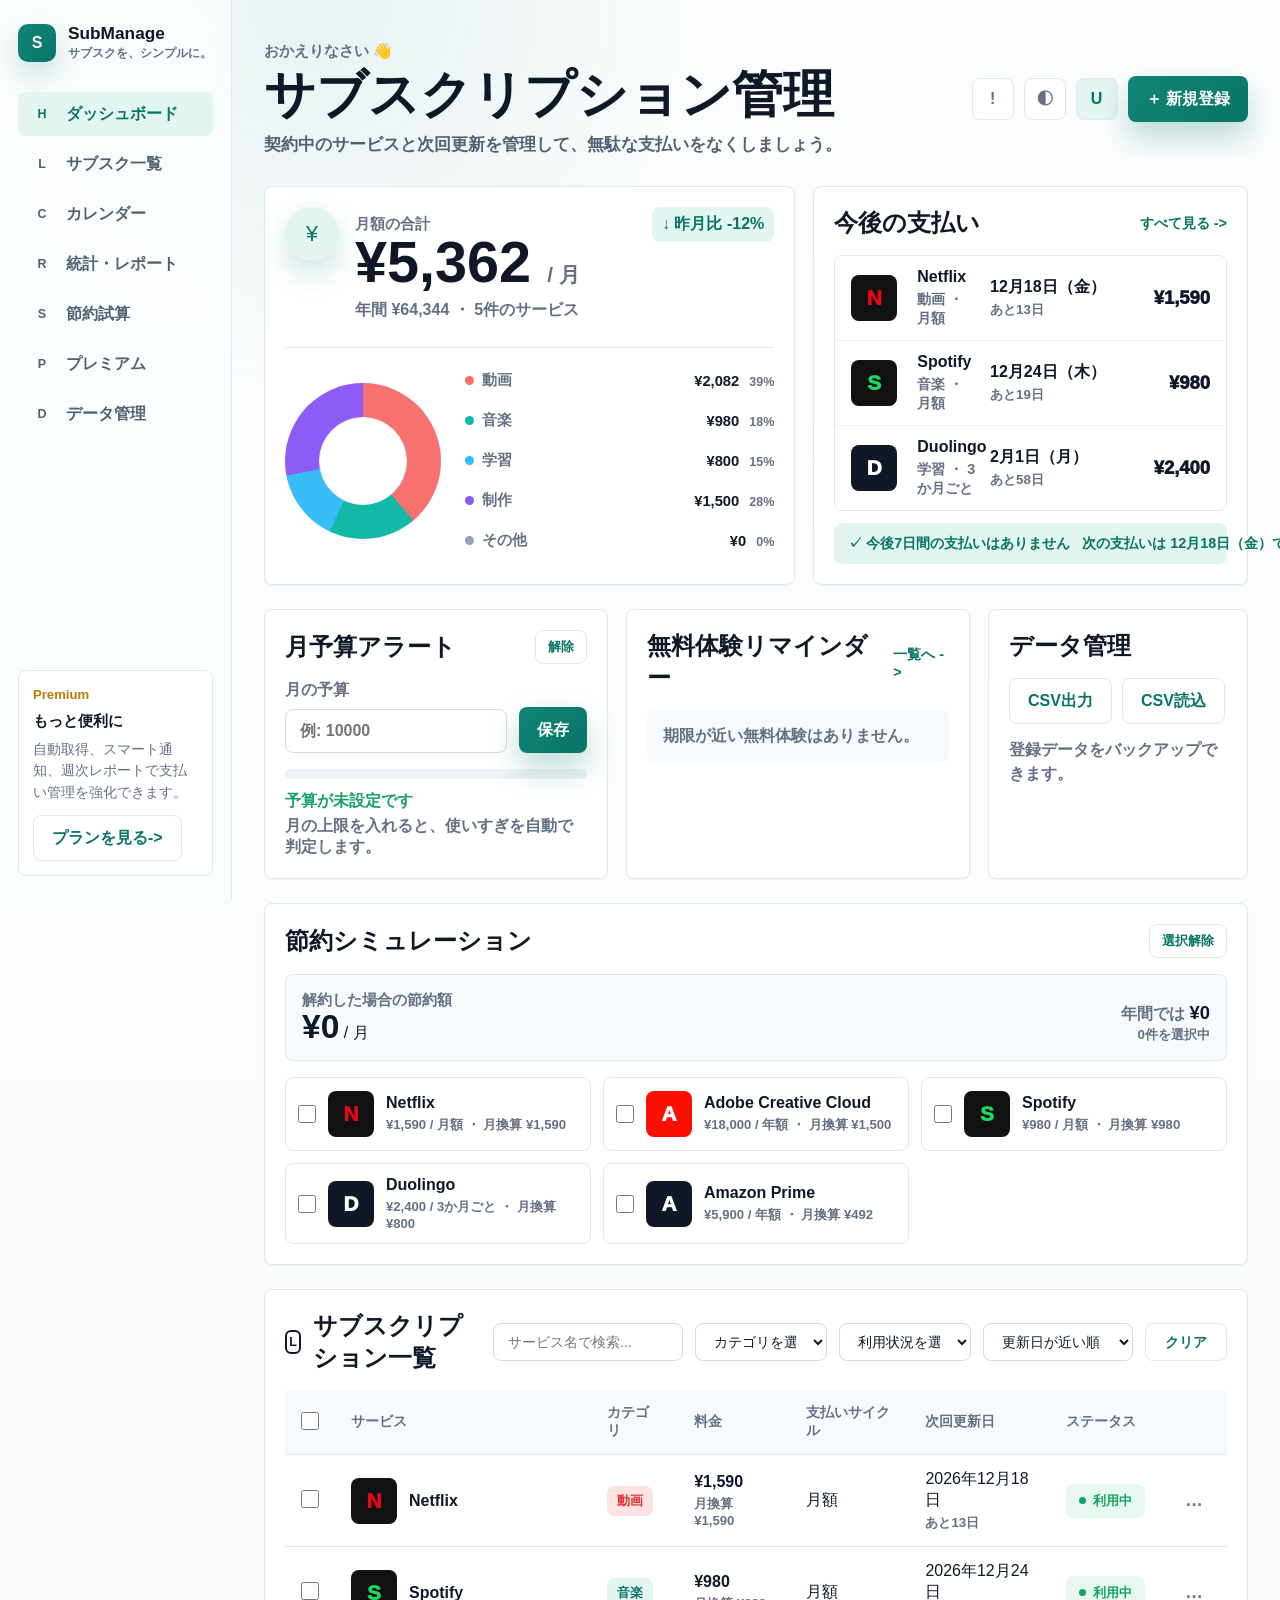
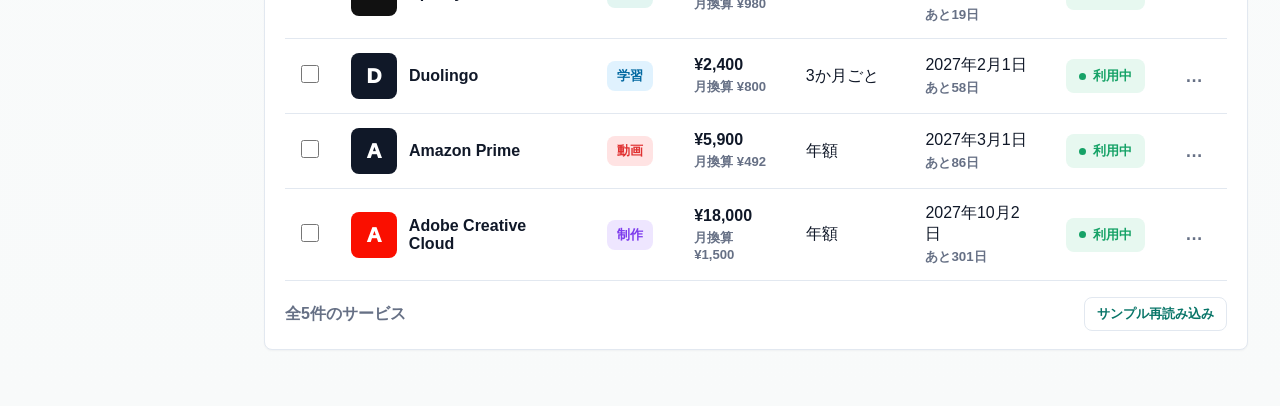
<file: index.html>
<!DOCTYPE html>
<html lang="ja">
<head>
    <meta charset="UTF-8">
    <meta name="viewport" content="width=device-width, initial-scale=1.0">
    <title>SubManage | サブスクリプション管理</title>
    <link rel="stylesheet" href="assets/css/style.css?v=20260915-2">
</head>
<body>
    <div class="app-layout">
        <aside class="sidebar">
            <a class="brand" href="#" aria-label="SubManage ホーム">
                <span class="brand-mark">S</span>
                <span>
                    <strong>SubManage</strong>
                    <small>サブスクを、シンプルに。</small>
                </span>
            </a>

            <nav class="side-nav" aria-label="メインナビゲーション">
                <a class="active" href="#"><span class="nav-icon">H</span>ダッシュボード</a>
                <a href="#subscription-section"><span class="nav-icon">L</span>サブスク一覧</a>
                <a href="#upcoming-section"><span class="nav-icon">C</span>カレンダー</a>
                <a href="#summary-section"><span class="nav-icon">R</span>統計・レポート</a>
                <a href="#savings-section"><span class="nav-icon">S</span>節約試算</a>
                <a href="/sinsakai2026/premium.html"><span class="nav-icon">P</span>プレミアム</a>
                <a href="#data-section"><span class="nav-icon">D</span>データ管理</a>
            </nav>

            <section class="upgrade-panel" aria-label="プレミアムプラン">
                <span class="crown">Premium</span>
                <h2>もっと便利に</h2>
                <p>自動取得、スマート通知、週次レポートで支払い管理を強化できます。</p>
                <a class="btn btn-secondary" href="/sinsakai2026/premium.html">プランを見る <span aria-hidden="true">-&gt;</span></a>
            </section>
        </aside>

        <main class="page-shell">
            <header class="topbar">
                <div class="hero-copy">
                    <p class="welcome">おかえりなさい 👋</p>
                    <h1>サブスクリプション管理</h1>
                    <p>契約中のサービスと次回更新を管理して、無駄な支払いをなくしましょう。</p>
                </div>
                <div class="header-actions">
                    <button class="icon-action" type="button" aria-label="通知">!</button>
                    <button class="icon-action" id="theme-toggle-button" type="button" aria-label="テーマ切替">◐</button>
                    <button class="user-avatar" type="button" aria-label="ユーザー">U</button>
                    <button class="btn btn-primary" id="open-form-button" type="button">＋ 新規登録</button>
                </div>
            </header>

            <section class="dashboard-grid" id="summary-section">
                <article class="panel spend-panel">
                    <div class="summary-main">
                        <span class="wallet-icon">¥</span>
                        <div>
                            <p class="section-label">月額の合計</p>
                            <strong id="monthly-total">0円</strong>
                            <p><span id="yearly-total">0円</span> ・ <span id="subscription-count">0件</span>のサービス</p>
                        </div>
                        <span class="trend-badge">↓ 昨月比 -12%</span>
                    </div>
                    <div class="category-breakdown">
                        <div class="donut-chart" id="category-chart" aria-label="カテゴリ別支出グラフ"></div>
                        <div class="category-list" id="category-list"></div>
                    </div>
                </article>

                <article class="panel upcoming-panel" id="upcoming-section">
                    <div class="panel-header">
                        <h2>今後の支払い</h2>
                        <a href="#subscription-section">すべて見る -&gt;</a>
                    </div>
                    <div id="upcoming-list" class="payment-list"></div>
                    <div id="seven-day-note" class="success-note"></div>
                </article>
            </section>

            <section class="insight-grid">
                <article class="panel budget-panel" id="budget-section">
                    <div class="panel-header">
                        <h2>月予算アラート</h2>
                        <button class="btn btn-secondary compact-reset" id="clear-budget-button" type="button">解除</button>
                    </div>
                    <form class="budget-form" id="budget-form">
                        <label>
                            月の予算
                            <input type="number" id="monthly-budget" min="0" placeholder="例: 10000">
                        </label>
                        <button class="btn btn-primary" type="submit">保存</button>
                    </form>
                    <div class="budget-meter" aria-label="月予算の使用率">
                        <span id="budget-meter-bar"></span>
                    </div>
                    <div id="budget-status" class="budget-status"></div>
                </article>

                <article class="panel trial-panel" id="trial-section">
                    <div class="panel-header">
                        <h2>無料体験リマインダー</h2>
                        <a href="#subscription-section">一覧へ -&gt;</a>
                    </div>
                    <div id="trial-list" class="trial-list"></div>
                </article>

                <article class="panel data-panel" id="data-section">
                    <div class="panel-header">
                        <h2>データ管理</h2>
                    </div>
                    <div class="data-actions">
                        <button class="btn btn-secondary" id="export-csv-button" type="button">CSV出力</button>
                        <label class="btn btn-secondary import-button">
                            CSV読込
                            <input type="file" id="import-csv-input" accept=".csv,text/csv">
                        </label>
                    </div>
                    <p id="data-status" class="data-status">登録データをバックアップできます。</p>
                </article>
            </section>

            <section class="panel savings-panel" id="savings-section">
                <div class="panel-header">
                    <h2>節約シミュレーション</h2>
                    <button class="btn btn-secondary compact-reset" id="clear-savings-button" type="button">選択解除</button>
                </div>
                <div class="savings-summary">
                    <div>
                        <p class="section-label">解約した場合の節約額</p>
                        <strong id="saving-monthly-total">¥0</strong>
                        <span>/ 月</span>
                    </div>
                    <div>
                        <p>年間では <strong id="saving-yearly-total">¥0</strong></p>
                        <small id="saving-selected-count">0件を選択中</small>
                    </div>
                </div>
                <div id="savings-list" class="savings-list"></div>
            </section>

            <section class="panel table-panel" id="subscription-section">
                <div class="table-toolbar">
                    <div class="title-row">
                        <span class="table-icon">L</span>
                        <h2>サブスクリプション一覧</h2>
                    </div>
                    <form id="filter-form" class="filter-form">
                        <input type="text" id="search-keyword" placeholder="サービス名で検索...">
                        <select id="filter-category">
                            <option value="">カテゴリを選択</option>
                        </select>
                        <select id="filter-status">
                            <option value="">利用状況を選択</option>
                        </select>
                        <select id="sort-order">
                            <option value="renewal-asc">更新日が近い順</option>
                            <option value="price-desc">料金が高い順</option>
                            <option value="price-asc">料金が安い順</option>
                            <option value="name-asc">サービス名順</option>
                            <option value="category-asc">カテゴリ順</option>
                        </select>
                        <button class="btn btn-secondary" type="button" id="clear-filter-button">クリア</button>
                    </form>
                </div>
                <div class="bulk-toolbar" id="bulk-toolbar">
                    <span id="bulk-selected-count">0件を選択中</span>
                    <button class="btn btn-secondary compact-reset" id="bulk-pending-button" type="button">解約予定</button>
                    <button class="btn btn-secondary compact-reset" id="bulk-cancelled-button" type="button">解約済み</button>
                    <button class="btn btn-secondary compact-reset" id="bulk-clear-button" type="button">選択解除</button>
                </div>

                <div class="table-wrap">
                    <table>
                        <thead>
                            <tr>
                                <th aria-label="選択"><input class="row-checkbox" id="select-all-checkbox" type="checkbox"></th>
                                <th>サービス</th>
                                <th>カテゴリ</th>
                                <th>料金</th>
                                <th>支払いサイクル</th>
                                <th>次回更新日</th>
                                <th>ステータス</th>
                                <th aria-label="操作"></th>
                            </tr>
                        </thead>
                        <tbody id="subscription-table-body"></tbody>
                    </table>
                </div>
                <div class="table-footer">
                    <p id="table-footer"></p>
                    <button class="btn btn-secondary compact-reset" id="reset-sample-button" type="button">サンプル再読み込み</button>
                </div>
            </section>
        </main>
    </div>

    <dialog id="subscription-dialog" class="app-dialog">
        <form id="subscription-form" class="subscription-form" method="dialog" novalidate>
            <div class="dialog-header">
                <div>
                    <p class="section-label">Editor</p>
                    <h2 id="dialog-title">サブスク登録</h2>
                </div>
                <button class="icon-button" id="close-dialog-button" type="button" aria-label="閉じる">×</button>
            </div>

            <input type="hidden" id="subscription-id">

            <label>
                サービス名
                <input type="text" id="service-name" maxlength="100">
                <span class="field-error" id="error-service-name"></span>
            </label>

            <label>
                カテゴリ
                <select id="category"></select>
                <span class="field-error" id="error-category"></span>
            </label>

            <label>
                支払い金額
                <input type="number" id="monthly-price" min="0">
                <span class="field-error" id="error-monthly-price"></span>
            </label>

            <label>
                支払いサイクル
                <select id="billing-cycle"></select>
                <span class="field-error" id="error-billing-cycle"></span>
            </label>

            <label>
                契約開始日
                <input type="date" id="start-date">
            </label>

            <label>
                次回更新日
                <input type="date" id="renewal-date">
                <span class="field-error" id="error-renewal-date"></span>
            </label>

            <label>
                無料体験終了日
                <input type="date" id="trial-end-date">
            </label>

            <label>
                利用状況
                <select id="status"></select>
                <span class="field-error" id="error-status"></span>
            </label>

            <label class="full-span">
                メモ
                <textarea id="memo" rows="4" maxlength="500"></textarea>
            </label>

            <div class="form-actions full-span">
                <button class="btn btn-primary" type="submit" id="save-button">登録</button>
                <button class="btn btn-secondary" type="button" id="cancel-button">戻る</button>
            </div>
        </form>
    </dialog>

    <dialog id="detail-dialog" class="app-dialog">
        <div class="detail-sheet">
            <div class="dialog-header">
                <div>
                    <p class="section-label">Detail</p>
                    <h2 id="detail-title">サブスク詳細</h2>
                </div>
                <button class="icon-button" id="close-detail-button" type="button" aria-label="閉じる">×</button>
            </div>
            <div id="detail-body" class="detail-grid"></div>
            <div class="form-actions">
                <button class="btn btn-secondary" id="detail-edit-button" type="button">編集</button>
                <button class="btn btn-primary" id="detail-close-button" type="button">閉じる</button>
            </div>
        </div>
    </dialog>

    <div class="toast" id="undo-toast" role="status" aria-live="polite">
        <span id="undo-message"></span>
        <button class="btn btn-secondary compact-reset" id="undo-delete-button" type="button">元に戻す</button>
    </div>

    <script src="assets/js/app.js?v=20260915-2"></script>
</body>
</html>
</file>
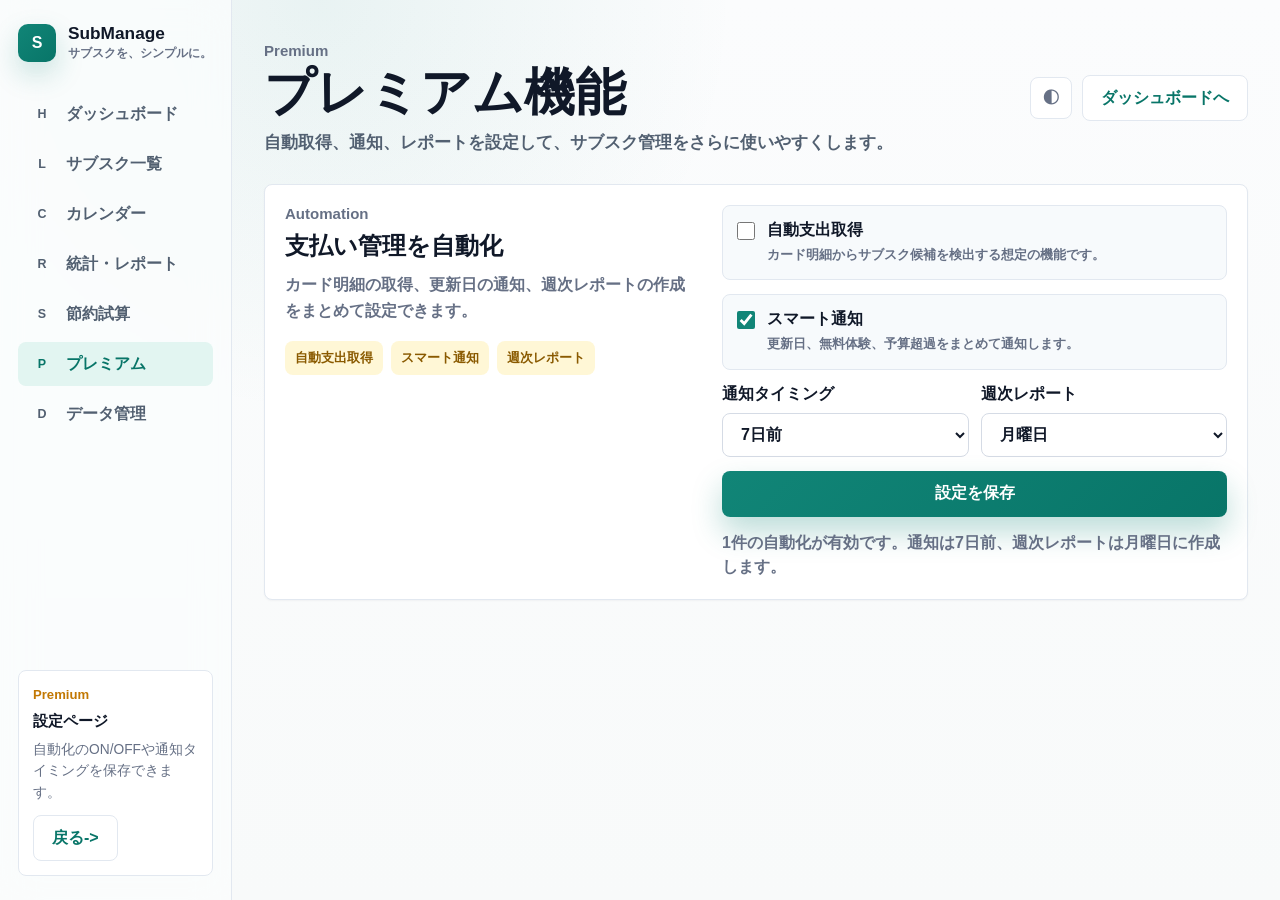
<file: premium.html>
<!DOCTYPE html>
<html lang="ja">
<head>
    <meta charset="UTF-8">
    <meta name="viewport" content="width=device-width, initial-scale=1.0">
    <title>SubManage Premium | プレミアム機能</title>
    <link rel="stylesheet" href="assets/css/style.css?v=20260915-2">
</head>
<body>
    <div class="app-layout">
        <aside class="sidebar">
            <a class="brand" href="/sinsakai2026/" aria-label="SubManage ホーム">
                <span class="brand-mark">S</span>
                <span>
                    <strong>SubManage</strong>
                    <small>サブスクを、シンプルに。</small>
                </span>
            </a>

            <nav class="side-nav" aria-label="メインナビゲーション">
                <a href="/sinsakai2026/"><span class="nav-icon">H</span>ダッシュボード</a>
                <a href="/sinsakai2026/#subscription-section"><span class="nav-icon">L</span>サブスク一覧</a>
                <a href="/sinsakai2026/#upcoming-section"><span class="nav-icon">C</span>カレンダー</a>
                <a href="/sinsakai2026/#summary-section"><span class="nav-icon">R</span>統計・レポート</a>
                <a href="/sinsakai2026/#savings-section"><span class="nav-icon">S</span>節約試算</a>
                <a class="active" href="/sinsakai2026/premium.html"><span class="nav-icon">P</span>プレミアム</a>
                <a href="/sinsakai2026/#data-section"><span class="nav-icon">D</span>データ管理</a>
            </nav>

            <section class="upgrade-panel" aria-label="現在のプラン">
                <span class="crown">Premium</span>
                <h2>設定ページ</h2>
                <p>自動化のON/OFFや通知タイミングを保存できます。</p>
                <a class="btn btn-secondary" href="/sinsakai2026/">戻る <span aria-hidden="true">-&gt;</span></a>
            </section>
        </aside>

        <main class="page-shell premium-page">
            <header class="topbar">
                <div class="hero-copy">
                    <p class="welcome">Premium</p>
                    <h1>プレミアム機能</h1>
                    <p>自動取得、通知、レポートを設定して、サブスク管理をさらに使いやすくします。</p>
                </div>
                <div class="header-actions">
                    <button class="icon-action" id="theme-toggle-button" type="button" aria-label="テーマ切替">◐</button>
                    <a class="btn btn-secondary" href="/sinsakai2026/">ダッシュボードへ</a>
                </div>
            </header>

            <section class="panel premium-panel" id="premium-section">
                <div class="premium-layout">
                    <div>
                        <p class="section-label">Automation</p>
                        <h2>支払い管理を自動化</h2>
                        <p class="premium-lead">カード明細の取得、更新日の通知、週次レポートの作成をまとめて設定できます。</p>
                        <div class="premium-feature-list">
                            <span>自動支出取得</span>
                            <span>スマート通知</span>
                            <span>週次レポート</span>
                        </div>
                    </div>
                    <form class="premium-settings" id="premium-form">
                        <label class="switch-row">
                            <input type="checkbox" id="auto-sync-toggle">
                            <span>
                                <strong>自動支出取得</strong>
                                <small>カード明細からサブスク候補を検出する想定の機能です。</small>
                            </span>
                        </label>
                        <label class="switch-row">
                            <input type="checkbox" id="smart-alert-toggle">
                            <span>
                                <strong>スマート通知</strong>
                                <small>更新日、無料体験、予算超過をまとめて通知します。</small>
                            </span>
                        </label>
                        <div class="premium-options">
                            <label>
                                通知タイミング
                                <select id="premium-reminder-days">
                                    <option value="3">3日前</option>
                                    <option value="7">7日前</option>
                                    <option value="14">14日前</option>
                                </select>
                            </label>
                            <label>
                                週次レポート
                                <select id="premium-report-day">
                                    <option value="monday">月曜日</option>
                                    <option value="friday">金曜日</option>
                                    <option value="sunday">日曜日</option>
                                </select>
                            </label>
                        </div>
                        <button class="btn btn-primary" type="submit">設定を保存</button>
                        <p class="premium-status" id="premium-status">プレミアム設定は未保存です。</p>
                    </form>
                </div>
            </section>
        </main>
    </div>

    <script src="assets/js/premium.js?v=20260915-2"></script>
</body>
</html>
</file>
<file: assets/css/style.css>
:root {
    --bg: #f8fafa;
    --sidebar: #fbfdfd;
    --surface: #ffffff;
    --surface-soft: #f7fafc;
    --text: #101828;
    --muted: #667085;
    --line: #e2e8f0;
    --line-soft: #eef2f6;
    --accent: #118577;
    --accent-strong: #087568;
    --accent-soft: #e2f5f1;
    --danger: #e03131;
    --danger-soft: #ffe3e3;
    --purple: #7c3aed;
    --purple-soft: #eee6ff;
    --green: #16a267;
    --green-soft: #e7f8f0;
    --warning: #d97706;
    --warning-soft: #fff7ed;
    --shadow: 0 1px 2px rgba(16, 24, 40, 0.04);
    --radius: 8px;
}

body[data-theme="dark"] {
    --bg: #101418;
    --sidebar: #151b20;
    --surface: #171e24;
    --surface-soft: #202832;
    --text: #eef4f3;
    --muted: #9aa8b2;
    --line: #2c3742;
    --line-soft: #25303a;
    --accent: #28b6a5;
    --accent-strong: #66d4c7;
    --accent-soft: #173a36;
    --danger: #ff7b7b;
    --danger-soft: #3a2023;
    --purple: #b89cff;
    --purple-soft: #302540;
    --green: #5ad89a;
    --green-soft: #18372a;
    --warning: #ffb454;
    --warning-soft: #382b18;
    --shadow: 0 1px 2px rgba(0, 0, 0, 0.22);
}

* {
    box-sizing: border-box;
}

html {
    scroll-behavior: smooth;
}

body {
    margin: 0;
    min-height: 100vh;
    font-family: "Inter", "Hiragino Sans", "Yu Gothic", sans-serif;
    color: var(--text);
    background:
        radial-gradient(circle at 25% 0%, rgba(17, 133, 119, 0.08), transparent 26rem),
        linear-gradient(180deg, #fbfcfd 0%, var(--bg) 100%);
}

body[data-theme="dark"] {
    background:
        radial-gradient(circle at 25% 0%, rgba(40, 182, 165, 0.12), transparent 26rem),
        linear-gradient(180deg, #14191e 0%, var(--bg) 100%);
}

button,
input,
select,
textarea {
    font: inherit;
}

button {
    cursor: pointer;
}

a {
    color: inherit;
    text-decoration: none;
}

.app-layout {
    display: grid;
    grid-template-columns: 232px minmax(0, 1fr);
    min-height: 100vh;
}

.sidebar {
    position: sticky;
    top: 0;
    display: flex;
    flex-direction: column;
    height: 100vh;
    padding: 24px 18px;
    background: rgba(251, 253, 253, 0.82);
    border-right: 1px solid var(--line);
    backdrop-filter: blur(18px);
}

.brand {
    display: flex;
    gap: 12px;
    align-items: center;
    margin-bottom: 30px;
}

.brand-mark,
.wallet-icon {
    display: grid;
    place-items: center;
    flex: 0 0 auto;
    color: #ffffff;
    background: linear-gradient(135deg, var(--accent), var(--accent-strong));
    box-shadow: 0 12px 28px rgba(17, 133, 119, 0.22);
}

.brand-mark {
    width: 38px;
    height: 38px;
    border-radius: 10px;
    font-weight: 800;
}

.brand strong {
    display: block;
    font-size: 1.08rem;
    line-height: 1.1;
}

.brand small {
    color: var(--muted);
    font-size: 0.76rem;
    font-weight: 700;
}

.side-nav {
    display: grid;
    gap: 6px;
}

.side-nav a {
    display: flex;
    align-items: center;
    gap: 12px;
    min-height: 44px;
    padding: 0 12px;
    border-radius: var(--radius);
    color: #526071;
    font-weight: 800;
}

.side-nav a.active,
.side-nav a:hover {
    color: var(--accent-strong);
    background: var(--accent-soft);
}

.nav-icon,
.table-icon {
    display: grid;
    place-items: center;
    width: 24px;
    height: 24px;
    border-radius: 6px;
    font-size: 0.78rem;
    font-weight: 900;
}

.nav-icon {
    color: currentColor;
}

.upgrade-panel {
    margin-top: auto;
    padding: 14px;
    border: 1px solid var(--line);
    border-radius: var(--radius);
    background: var(--surface);
}

.upgrade-panel h2,
.upgrade-panel p {
    margin: 0;
}

.upgrade-panel h2 {
    margin-top: 8px;
    font-size: 0.95rem;
}

.upgrade-panel p {
    margin: 7px 0 12px;
    color: var(--muted);
    font-size: 0.86rem;
    line-height: 1.55;
}

.crown {
    display: inline-block;
    color: #c27803;
    font-size: 0.82rem;
    font-weight: 900;
}

.page-shell {
    width: min(1360px, calc(100% - 64px));
    margin: 0 auto;
    padding: 42px 0 56px;
}

.topbar {
    display: flex;
    justify-content: space-between;
    gap: 24px;
    align-items: center;
    margin-bottom: 30px;
}

.welcome,
.section-label {
    margin: 0 0 8px;
    color: var(--muted);
    font-size: 0.94rem;
    font-weight: 800;
}

.hero-copy h1 {
    margin: 0;
    font-size: clamp(2.1rem, 4vw, 3.25rem);
    line-height: 1.02;
    letter-spacing: 0;
}

.hero-copy p:last-child {
    margin: 12px 0 0;
    color: #526071;
    font-size: 1.05rem;
    font-weight: 700;
}

.header-actions,
.form-actions,
.table-actions {
    display: flex;
    gap: 10px;
    flex-wrap: wrap;
}

.header-actions {
    align-items: center;
    flex-wrap: nowrap;
}

.btn,
.icon-button,
.link-button,
.icon-action,
.user-avatar {
    border: 0;
    transition: transform 0.18s ease, background 0.18s ease, box-shadow 0.18s ease;
}

.btn:hover,
.icon-button:hover,
.link-button:hover,
.icon-action:hover,
.user-avatar:hover {
    transform: translateY(-1px);
}

.btn {
    display: inline-flex;
    align-items: center;
    justify-content: center;
    min-height: 46px;
    padding: 0 18px;
    border-radius: var(--radius);
    font-weight: 900;
}

.btn-primary {
    color: #ffffff;
    background: linear-gradient(135deg, var(--accent), var(--accent-strong));
    box-shadow: 0 15px 30px rgba(17, 133, 119, 0.28);
}

.btn-ghost,
.btn-secondary {
    color: var(--accent-strong);
    background: var(--surface);
    border: 1px solid var(--line);
}

.compact-reset {
    min-height: 34px;
    padding: 0 12px;
    font-size: 0.82rem;
}

.icon-action,
.user-avatar {
    display: grid;
    place-items: center;
    flex: 0 0 auto;
    width: 42px;
    height: 42px;
    border: 1px solid var(--line);
    border-radius: var(--radius);
    color: var(--muted);
    background: var(--surface);
    font-weight: 900;
}

.user-avatar {
    color: var(--accent-strong);
    background: var(--accent-soft);
}

.dashboard-grid {
    display: grid;
    grid-template-columns: minmax(0, 1.1fr) minmax(360px, 0.9fr);
    gap: 18px;
    margin-bottom: 24px;
}

.insight-grid {
    display: grid;
    grid-template-columns: minmax(300px, 1fr) minmax(300px, 1fr) minmax(260px, 0.75fr);
    gap: 18px;
    margin-bottom: 24px;
}

.panel,
.app-dialog {
    background: var(--surface);
    border: 1px solid var(--line);
    border-radius: var(--radius);
    box-shadow: var(--shadow);
}

.panel {
    padding: 20px;
}

.summary-main {
    display: grid;
    grid-template-columns: 54px minmax(0, 1fr) auto;
    gap: 16px;
    align-items: start;
}

.wallet-icon {
    width: 54px;
    height: 54px;
    border-radius: 50%;
    background: var(--accent-soft);
    color: var(--accent-strong);
    font-size: 1.35rem;
}

.summary-main strong {
    display: block;
    font-size: clamp(3.1rem, 4.5vw, 4rem);
    line-height: 1;
}

.summary-main strong span {
    color: var(--muted);
    font-size: 1.3rem;
    font-weight: 800;
}

.summary-main p {
    margin: 8px 0 0;
    color: var(--muted);
    font-weight: 800;
}

.trend-badge,
.success-note,
.status-pill,
.category-pill {
    display: inline-flex;
    align-items: center;
    width: fit-content;
    border-radius: var(--radius);
    font-weight: 900;
    white-space: nowrap;
}

.trend-badge {
    padding: 7px 10px;
    color: var(--accent-strong);
    background: var(--accent-soft);
}

.category-breakdown {
    display: grid;
    grid-template-columns: 156px minmax(0, 1fr);
    gap: 24px;
    align-items: center;
    margin-top: 26px;
    padding-top: 18px;
    border-top: 1px solid var(--line);
}

.donut-chart {
    position: relative;
    width: 156px;
    aspect-ratio: 1;
    border-radius: 50%;
    background: #eef2f6;
}

.donut-chart::after {
    content: "";
    position: absolute;
    inset: 34px;
    border-radius: 50%;
    background: var(--surface);
    border: 1px solid var(--line-soft);
}

.category-list {
    display: grid;
    gap: 10px;
}

.category-row {
    display: flex;
    justify-content: space-between;
    gap: 12px;
    align-items: center;
    min-height: 30px;
    color: var(--muted);
    font-size: 0.92rem;
    font-weight: 800;
}

.category-row span {
    display: inline-flex;
    align-items: center;
    gap: 8px;
}

.category-row i {
    width: 9px;
    height: 9px;
    border-radius: 50%;
}

.category-row strong {
    color: var(--text);
}

.category-row strong small {
    margin-left: 6px;
    color: var(--muted);
    font-size: 0.78rem;
}

.panel-header,
.dialog-header,
.table-toolbar {
    display: flex;
    justify-content: space-between;
    align-items: center;
    gap: 16px;
}

.panel-header {
    margin-bottom: 16px;
}

.panel-header h2,
.title-row h2,
.dialog-header h2 {
    margin: 0;
}

.panel-header a {
    color: var(--accent-strong);
    font-size: 0.9rem;
    font-weight: 900;
}

.payment-list {
    display: grid;
    border: 1px solid var(--line);
    border-radius: var(--radius);
    overflow: hidden;
}

.payment-card {
    display: grid;
    grid-template-columns: 52px minmax(0, 1fr) minmax(120px, auto) minmax(86px, auto);
    gap: 14px;
    align-items: center;
    min-height: 76px;
    padding: 12px 16px;
    background: var(--surface);
    border-bottom: 1px solid var(--line-soft);
}

.payment-card:last-child {
    border-bottom: 0;
}

.service-logo {
    display: grid;
    place-items: center;
    width: 46px;
    height: 46px;
    border-radius: 8px;
    color: #ffffff;
    background: #101828;
    font-size: 1.3rem;
    font-weight: 950;
}

.logo-netflix {
    color: #e50914;
    background: #111111;
}

.logo-spotify {
    color: #1ed760;
    background: #111111;
}

.logo-adobe {
    background: #fa0f00;
}

.service-name {
    margin: 0;
    font-weight: 900;
}

.meta {
    margin: 4px 0 0;
    color: var(--muted);
    font-size: 0.9rem;
    font-weight: 700;
}

.payment-date {
    font-weight: 900;
}

.due-badge {
    display: block;
    margin-top: 3px;
    font-weight: 900;
}

.due-badge.neutral {
    color: var(--muted);
}

.due-badge.soon {
    color: var(--warning);
}

.due-badge.urgent {
    color: var(--danger);
}

.payment-price {
    text-align: right;
    font-size: 1.15rem;
    font-weight: 950;
}

.success-note {
    display: flex;
    justify-content: space-between;
    gap: 12px;
    width: 100%;
    margin-top: 12px;
    padding: 11px 14px;
    color: var(--accent-strong);
    background: var(--accent-soft);
    font-size: 0.9rem;
}

.budget-form {
    display: grid;
    grid-template-columns: minmax(0, 1fr) auto;
    gap: 12px;
    align-items: end;
}

.budget-form label {
    color: var(--muted);
}

.budget-meter {
    height: 10px;
    margin: 16px 0 12px;
    overflow: hidden;
    border-radius: 999px;
    background: var(--line-soft);
}

.budget-meter span {
    display: block;
    width: 0;
    height: 100%;
    border-radius: inherit;
    background: var(--green);
    transition: width 0.2s ease, background 0.2s ease;
}

.budget-meter span.near {
    background: var(--warning);
}

.budget-meter span.over {
    background: var(--danger);
}

.budget-status {
    display: grid;
    gap: 4px;
    color: var(--muted);
    font-weight: 800;
}

.budget-status strong {
    color: var(--green);
}

.budget-status strong.near {
    color: var(--warning);
}

.budget-status strong.over {
    color: var(--danger);
}

.trial-list {
    display: grid;
    gap: 10px;
}

.trial-card {
    display: grid;
    grid-template-columns: 46px minmax(0, 1fr) auto;
    gap: 12px;
    align-items: center;
    min-height: 68px;
    padding: 10px 12px;
    border: 1px solid var(--line);
    border-radius: var(--radius);
    background: var(--surface);
}

.trial-card.soon {
    border-color: #fed7aa;
    background: var(--warning-soft);
}

.trial-card.urgent {
    border-color: #fecaca;
    background: #fffafa;
}

.data-actions {
    display: flex;
    gap: 10px;
    flex-wrap: wrap;
}

.import-button {
    display: inline-flex;
    align-items: center;
}

.import-button input {
    position: absolute;
    width: 1px;
    min-height: 1px;
    margin: 0;
    padding: 0;
    opacity: 0;
    pointer-events: none;
}

.data-status {
    margin: 14px 0 0;
    color: var(--muted);
    font-weight: 800;
    line-height: 1.5;
}

.savings-panel {
    margin-bottom: 24px;
}

.premium-panel {
    margin-bottom: 24px;
}

.premium-layout {
    display: grid;
    grid-template-columns: minmax(0, 0.9fr) minmax(320px, 1.1fr);
    gap: 24px;
    align-items: start;
}

.premium-layout h2,
.premium-lead {
    margin: 0;
}

.premium-lead {
    margin-top: 10px;
    color: var(--muted);
    font-weight: 800;
    line-height: 1.6;
}

.premium-feature-list {
    display: flex;
    flex-wrap: wrap;
    gap: 8px;
    margin-top: 18px;
}

.premium-feature-list span {
    padding: 8px 10px;
    border-radius: var(--radius);
    color: #8a5a00;
    background: #fff7d6;
    font-size: 0.84rem;
    font-weight: 900;
}

body[data-theme="dark"] .premium-feature-list span {
    color: #ffd27a;
    background: #3a2d17;
}

.premium-settings {
    display: grid;
    gap: 14px;
}

.switch-row {
    display: grid;
    grid-template-columns: 18px minmax(0, 1fr);
    gap: 12px;
    align-items: start;
    padding: 14px;
    border: 1px solid var(--line);
    border-radius: var(--radius);
    background: var(--surface-soft);
}

.switch-row input {
    width: 18px;
    min-height: 18px;
    margin: 2px 0 0;
    accent-color: var(--accent);
}

.switch-row strong,
.switch-row small {
    display: block;
}

.switch-row small {
    margin-top: 4px;
    color: var(--muted);
    font-size: 0.84rem;
    line-height: 1.5;
}

.premium-options {
    display: grid;
    grid-template-columns: repeat(2, minmax(0, 1fr));
    gap: 12px;
}

.premium-status {
    margin: 0;
    color: var(--muted);
    font-weight: 800;
    line-height: 1.5;
}

.savings-summary {
    display: grid;
    grid-template-columns: minmax(0, 1fr) auto;
    gap: 18px;
    align-items: end;
    margin-bottom: 16px;
    padding: 16px;
    border: 1px solid var(--line);
    border-radius: var(--radius);
    background: var(--surface-soft);
}

.savings-summary p,
.savings-summary small {
    margin: 0;
    color: var(--muted);
    font-weight: 800;
}

.savings-summary > div:first-child strong {
    font-size: 2.1rem;
    line-height: 1;
}

.savings-summary > div:last-child strong {
    color: var(--text);
    font-size: 1.15rem;
}

.savings-summary > div:last-child {
    text-align: right;
}

.savings-list {
    display: grid;
    grid-template-columns: repeat(auto-fit, minmax(240px, 1fr));
    gap: 12px;
}

.saving-item {
    display: grid;
    grid-template-columns: 18px 46px minmax(0, 1fr);
    gap: 12px;
    align-items: center;
    min-height: 74px;
    padding: 12px;
    border: 1px solid var(--line);
    border-radius: var(--radius);
    background: var(--surface);
}

.saving-item input {
    width: 18px;
    min-height: 18px;
    margin: 0;
    accent-color: var(--accent);
}

.saving-item strong,
.saving-item small,
.price-subtext {
    display: block;
}

.saving-item small,
.price-subtext {
    margin-top: 4px;
    color: var(--muted);
    font-size: 0.82rem;
    font-weight: 800;
}

.table-panel {
    padding-bottom: 18px;
}

.table-toolbar {
    margin-bottom: 16px;
}

.title-row {
    display: flex;
    align-items: center;
    gap: 12px;
}

.table-icon {
    color: var(--text);
    border: 2px solid var(--text);
}

.filter-form {
    display: grid;
    grid-template-columns: minmax(190px, 1fr) 132px 132px 150px 82px;
    gap: 12px;
    align-items: center;
}

.bulk-toolbar {
    display: none;
    align-items: center;
    gap: 10px;
    margin-bottom: 12px;
    padding: 10px 12px;
    border: 1px solid var(--line);
    border-radius: var(--radius);
    background: var(--surface-soft);
    color: var(--muted);
    font-weight: 900;
}

.bulk-toolbar.active {
    display: flex;
}

label {
    display: block;
    font-weight: 800;
}

input,
select,
textarea {
    width: 100%;
    min-height: 44px;
    margin-top: 8px;
    padding: 0 14px;
    color: var(--text);
    background: rgba(255, 255, 255, 0.94);
    border: 1px solid #d5dbe5;
    border-radius: var(--radius);
    outline: none;
}

.filter-form input,
.filter-form select,
.filter-form .btn {
    min-height: 38px;
    font-size: 0.88rem;
}

.filter-form input,
.filter-form select {
    margin-top: 0;
}

textarea {
    min-height: 110px;
    padding-top: 12px;
    resize: vertical;
}

input:focus,
select:focus,
textarea:focus {
    border-color: var(--accent);
    box-shadow: 0 0 0 4px rgba(17, 133, 119, 0.12);
}

.row-checkbox {
    width: 18px;
    min-height: 18px;
    margin: 0;
    padding: 0;
    accent-color: var(--accent);
}

.table-wrap {
    overflow-x: auto;
}

table {
    width: 100%;
    border-collapse: collapse;
}

th,
td {
    padding: 14px 16px;
    border-bottom: 1px solid var(--line);
    text-align: left;
    vertical-align: middle;
}

th {
    color: var(--muted);
    background: var(--surface-soft);
    font-size: 0.86rem;
    font-weight: 900;
}

tbody tr:hover {
    background: #fbfcfd;
}

body[data-theme="dark"] tbody tr:hover {
    background: #1b242c;
}

tbody tr.warning-row {
    background: #fffafa;
}

body[data-theme="dark"] tbody tr.warning-row {
    background: #2a1e22;
}

tbody tr.pending-row {
    background: #fffbeb;
}

body[data-theme="dark"] tbody tr.pending-row {
    background: #2b2417;
}

tbody tr.cancelled-row {
    color: #667085;
    background: #f8fafc;
}

body[data-theme="dark"] tbody tr.cancelled-row {
    color: var(--muted);
    background: #171d23;
}

.service-cell {
    display: flex;
    align-items: center;
    gap: 12px;
    min-width: 220px;
}

.category-pill {
    padding: 6px 10px;
    font-size: 0.84rem;
    color: var(--accent-strong);
    background: var(--accent-soft);
}

.category-pill.video {
    color: var(--danger);
    background: var(--danger-soft);
}

.category-pill.music {
    color: var(--accent-strong);
    background: var(--accent-soft);
}

.category-pill.creative {
    color: var(--purple);
    background: var(--purple-soft);
}

.category-pill.learning {
    color: #0369a1;
    background: #e0f2fe;
}

.category-pill.cloud,
.category-pill.other {
    color: #475569;
    background: #f1f5f9;
}

.category-pill.game {
    color: #b45309;
    background: #fef3c7;
}

.status-pill {
    gap: 7px;
    padding: 8px 13px;
    color: var(--green);
    background: var(--green-soft);
    font-size: 0.84rem;
}

.status-pill::before {
    content: "";
    width: 7px;
    height: 7px;
    border-radius: 50%;
    background: currentColor;
}

.status-pill.pending {
    color: #b7791f;
    background: #fff3cd;
}

.status-pill.cancelled {
    color: #667085;
    background: #eef2f6;
}

.link-button {
    width: 34px;
    height: 34px;
    border-radius: var(--radius);
    color: var(--muted);
    background: transparent;
    font-size: 1.1rem;
    font-weight: 900;
}

.link-button.danger {
    color: var(--danger);
}

.action-menu {
    position: relative;
    display: flex;
    justify-content: flex-end;
}

.dropdown-menu {
    position: absolute;
    top: calc(100% + 6px);
    right: 0;
    z-index: 20;
    display: none;
    min-width: 150px;
    padding: 6px;
    border: 1px solid var(--line);
    border-radius: var(--radius);
    background: var(--surface);
    box-shadow: 0 12px 24px rgba(16, 24, 40, 0.1);
}

.dropdown-menu.open {
    display: grid;
}

.dropdown-menu button {
    min-height: 34px;
    padding: 0 10px;
    border: 0;
    border-radius: 6px;
    color: var(--text);
    background: transparent;
    text-align: left;
    font-size: 0.88rem;
    font-weight: 800;
}

.dropdown-menu button:hover {
    background: var(--surface-soft);
}

.dropdown-menu button.danger {
    color: var(--danger);
}

.table-footer {
    display: flex;
    justify-content: space-between;
    gap: 12px;
    align-items: center;
    margin-top: 16px;
    color: var(--muted);
    font-weight: 800;
}

.table-footer p {
    margin: 0;
}

.empty-state {
    padding: 16px;
    color: var(--muted);
    background: var(--surface-soft);
    border-radius: var(--radius);
    font-weight: 800;
}

.app-dialog {
    width: min(860px, calc(100% - 24px));
    padding: 0;
}

.app-dialog::backdrop {
    background: rgba(16, 24, 40, 0.42);
}

.subscription-form,
.detail-sheet {
    padding: 24px;
}

.subscription-form {
    display: grid;
    grid-template-columns: repeat(2, minmax(0, 1fr));
    gap: 16px;
}

.full-span {
    grid-column: 1 / -1;
}

.icon-button {
    display: grid;
    place-items: center;
    width: 40px;
    height: 40px;
    border-radius: var(--radius);
    color: var(--muted);
    background: var(--surface-soft);
    font-size: 1.35rem;
    line-height: 1;
}

.field-error {
    display: block;
    min-height: 1.2em;
    margin-top: 6px;
    color: var(--danger);
    font-size: 0.9rem;
    font-weight: 700;
}

.detail-grid {
    display: grid;
    grid-template-columns: repeat(auto-fit, minmax(220px, 1fr));
    gap: 14px;
    margin-bottom: 18px;
}

.detail-card {
    padding: 16px;
    border: 1px solid var(--line);
    border-radius: var(--radius);
    background: var(--surface-soft);
}

.detail-card span {
    color: var(--muted);
}

.detail-card strong,
.detail-card p {
    display: block;
    margin: 8px 0 0;
}

.toast {
    position: fixed;
    right: 24px;
    bottom: 24px;
    z-index: 60;
    display: flex;
    gap: 12px;
    align-items: center;
    max-width: min(420px, calc(100% - 32px));
    padding: 12px;
    border: 1px solid var(--line);
    border-radius: var(--radius);
    color: var(--text);
    background: var(--surface);
    box-shadow: 0 18px 38px rgba(16, 24, 40, 0.16);
    opacity: 0;
    pointer-events: none;
    transform: translateY(12px);
    transition: opacity 0.2s ease, transform 0.2s ease;
}

.toast.show {
    opacity: 1;
    pointer-events: auto;
    transform: translateY(0);
}

.toast span {
    font-weight: 900;
}

@media (max-width: 1100px) {
    .app-layout {
        grid-template-columns: 1fr;
    }

    .sidebar {
        position: static;
        height: auto;
        padding: 18px 20px;
    }

    .brand {
        margin-bottom: 16px;
    }

    .side-nav {
        display: flex;
        overflow-x: auto;
        padding-bottom: 4px;
    }

    .side-nav a {
        flex: 0 0 auto;
    }

    .upgrade-panel {
        display: none;
    }

    .dashboard-grid {
        grid-template-columns: 1fr;
    }

    .insight-grid {
        grid-template-columns: 1fr;
    }
}

@media (max-width: 760px) {
    .page-shell {
        width: min(100% - 24px, 1360px);
        padding-top: 26px;
    }

    .topbar,
    .table-toolbar,
    .dialog-header {
        align-items: stretch;
        flex-direction: column;
    }

    .header-actions,
    .form-actions {
        width: 100%;
    }

    .header-actions .btn,
    .form-actions .btn {
        flex: 1;
    }

    .summary-main,
    .payment-card,
    .trial-card {
        grid-template-columns: 52px minmax(0, 1fr);
    }

    .wallet-icon {
        width: 52px;
        height: 52px;
        font-size: 1.3rem;
    }

    .trend-badge,
    .payment-date,
    .payment-price,
    .trial-card .due-badge {
        grid-column: 2;
        text-align: left;
    }

    .budget-form {
        grid-template-columns: 1fr;
    }

    .category-breakdown {
        grid-template-columns: 1fr;
    }

    .savings-summary {
        grid-template-columns: 1fr;
    }

    .premium-layout,
    .premium-options {
        grid-template-columns: 1fr;
    }

    .savings-summary > div:last-child {
        text-align: left;
    }

    .donut-chart {
        width: min(156px, 52vw);
    }

    .filter-form,
    .subscription-form {
        grid-template-columns: 1fr;
    }

    .bulk-toolbar {
        align-items: stretch;
        flex-direction: column;
    }

    .toast {
        right: 12px;
        bottom: 12px;
        flex-direction: column;
        align-items: stretch;
    }
}
</file>
